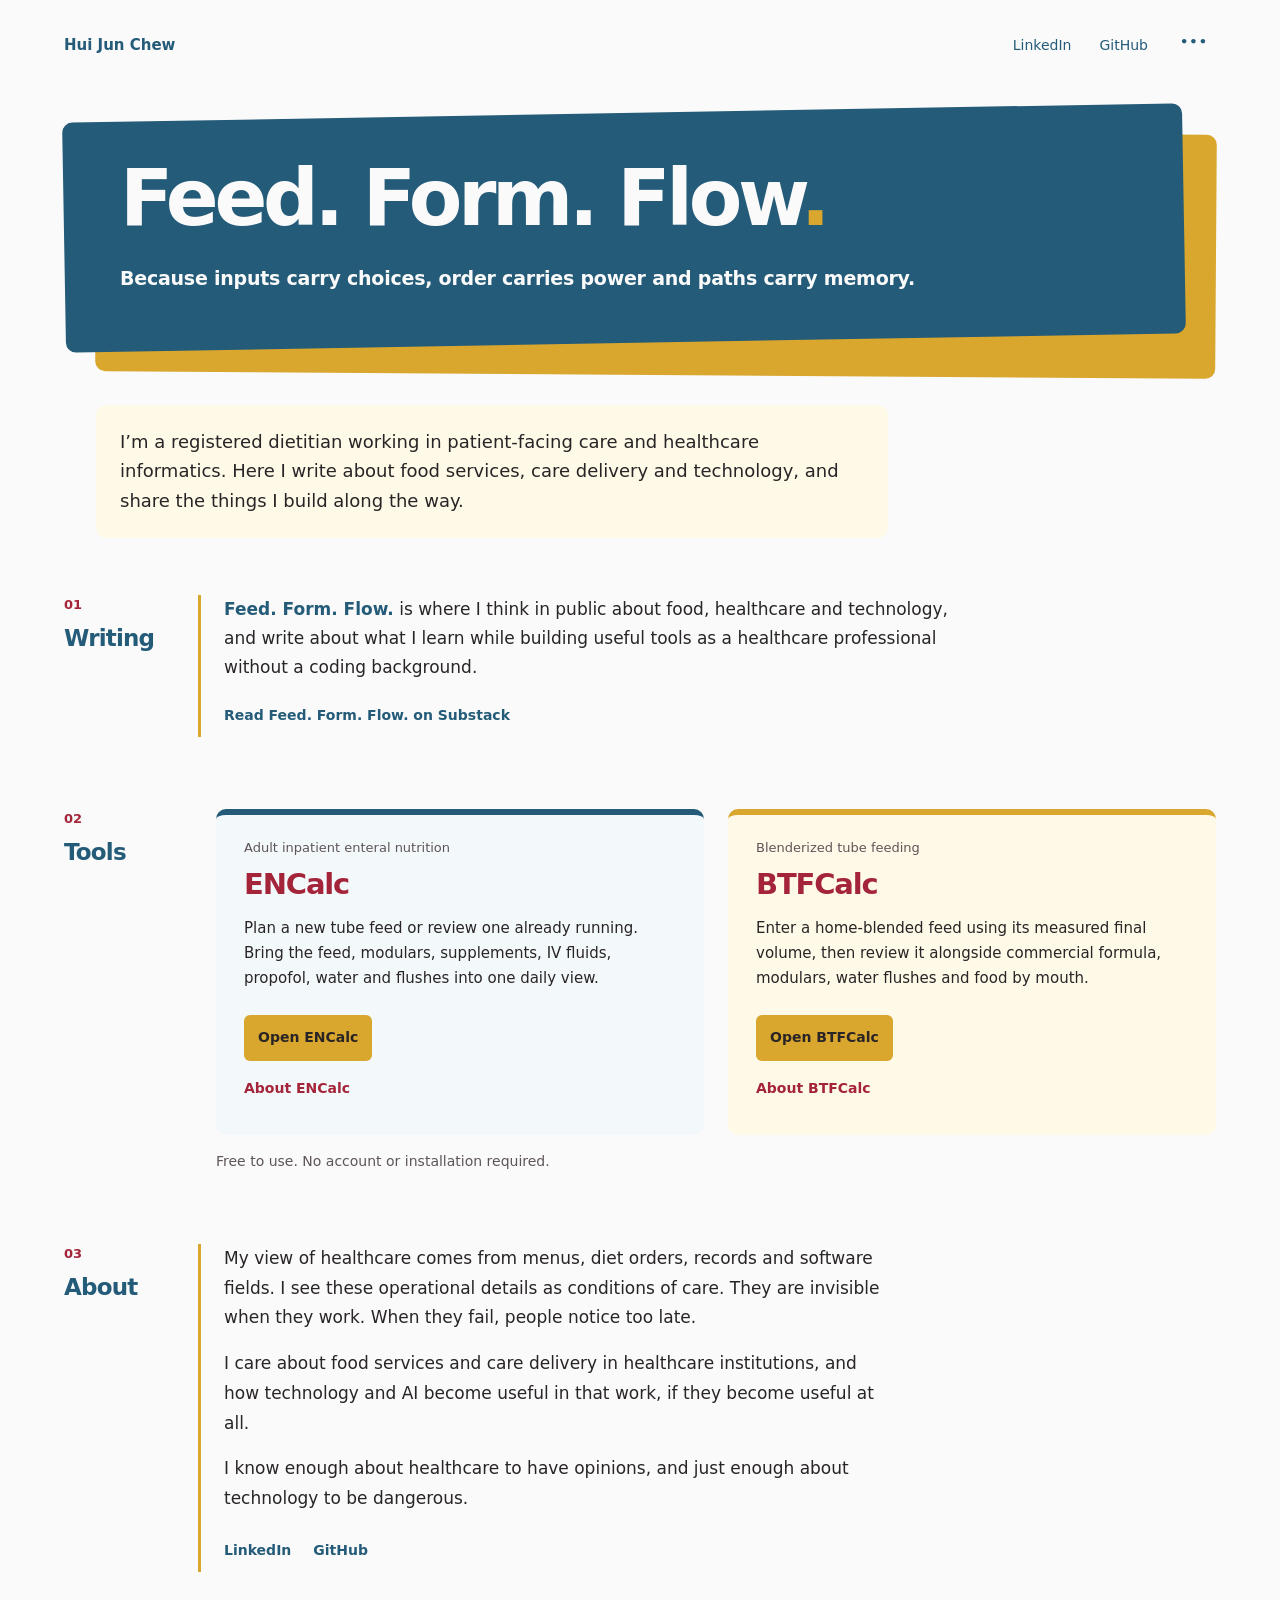
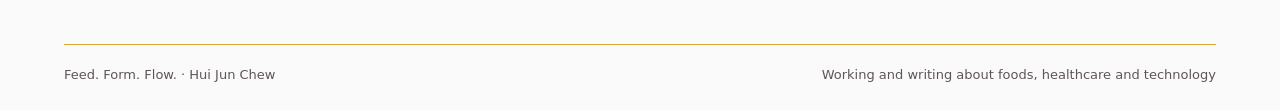
<file: docs/index.html>
<!doctype html>
<html lang="en">
<head>
<meta charset="utf-8">
<meta name="viewport" content="width=device-width, initial-scale=1, viewport-fit=cover">
<title>Feed. Form. Flow. | Writing and tools by Hui Jun Chew</title>
<meta name="description" content="Writing about food services, care delivery and technology, with practical tools by Hui Jun Chew, registered dietitian.">

<link rel="canonical" href="https://feedformflow.ca/">
<link rel="icon" href="favicon.svg" type="image/svg+xml">

<meta property="og:type" content="website">
<meta property="og:site_name" content="Feed. Form. Flow.">
<meta property="og:title" content="Feed. Form. Flow. | Writing and tools by Hui Jun Chew">
<meta property="og:description" content="Writing about food services, care delivery and technology, with practical tools by Hui Jun Chew, registered dietitian.">
<meta property="og:url" content="https://feedformflow.ca/">
<meta property="og:image" content="https://feedformflow.ca/card.png">
<meta property="og:image:width" content="1200">
<meta property="og:image:height" content="630">
<meta property="og:image:alt" content="Feed. Form. Flow. — enteral nutrition tools for dietitians: ENCalc and BTFCalc">
<meta name="twitter:card" content="summary_large_image">

<script type="application/ld+json">
{
  "@context": "https://schema.org",
  "@type": "WebSite",
  "name": "Feed. Form. Flow.",
  "url": "https://feedformflow.ca/",
  "inLanguage": "en-CA",
  "author": {
    "@type": "Person",
    "name": "Hui Jun Chew",
    "jobTitle": "Dietitian"
  },
  "description": "Writing about food services, care delivery and technology, with practical tools by Hui Jun Chew, registered dietitian."
}
</script>

<script src="theme.js"></script>
<link rel="stylesheet" href="theme.css">
<link rel="stylesheet" href="home.css">
</head>
<body id="fff-turned-surface">
  <a class="fff-skip" href="#fff-top">Skip to main content</a>
  <header class="fff-header fff-wrap">
    <a class="fff-owner" href="#fff-top">Hui Jun Chew</a>
    <div class="fff-header-actions">
      <nav aria-label="Social profiles"><a href="https://www.linkedin.com/in/hui-jun-gail-chew/" target="_blank" rel="noopener">LinkedIn</a><a href="https://github.com/greywhitebinary" target="_blank" rel="noopener">GitHub</a></nav>
      <div class="fff-theme-menu">
        <button class="fff-theme-trigger" type="button" aria-expanded="false" aria-controls="fff-theme-options" aria-label="Choose colour theme"><span aria-hidden="true">•••</span></button>
        <div class="fff-theme-control" id="fff-theme-options" role="group" aria-label="Colour theme" hidden>
          <button type="button" data-theme-choice="system" aria-pressed="false"><span class="fff-theme-icon" aria-hidden="true">◐</span><span>System</span></button>
          <button type="button" data-theme-choice="light" aria-pressed="false"><span class="fff-theme-icon" aria-hidden="true">☀</span><span>Light</span></button>
          <button type="button" data-theme-choice="dark" aria-pressed="false"><span class="fff-theme-icon" aria-hidden="true">☾</span><span>Dark</span></button>
        </div>
      </div>
    </div>
  </header>
  <main class="fff-wrap" id="fff-top" tabindex="-1">
    <section class="fff-opening" aria-labelledby="fff-title">
      <div class="fff-title-surface">
        <h1 id="fff-title">Feed. Form. Flow<span class="fff-period">.</span></h1>
        <p class="fff-tagline">Because inputs carry choices, order carries power and paths carry memory.</p>
      </div>
      <p class="fff-introduction">I’m a registered dietitian working in patient-facing care and healthcare informatics. Here I write about food services, care delivery and technology, and share the things I build along the way.</p>
    </section>
    <div class="fff-body">
    <section class="fff-section fff-writing" id="fff-writing" aria-labelledby="fff-writing-title">
      <div class="fff-section-heading"><p class="fff-section-number" aria-hidden="true">01</p><h2 id="fff-writing-title">Writing</h2></div>
      <div class="fff-section-content">
        <p class="fff-writing-intro"><a href="https://feedformflow.substack.com" target="_blank" rel="noopener">Feed. Form. Flow.</a> is where I think in public about food, healthcare and technology, and write about what I learn while building useful tools as a healthcare professional without a coding background.</p>
        <a class="fff-text-link fff-all-writing" href="https://feedformflow.substack.com" target="_blank" rel="noopener">Read Feed. Form. Flow. on Substack</a>
      </div>
    </section>
    <section class="fff-section fff-tools" id="fff-tools" aria-labelledby="fff-tools-title">
      <div class="fff-section-heading"><p class="fff-section-number" aria-hidden="true">02</p><h2 id="fff-tools-title">Tools</h2></div>
      <div class="fff-section-content">
        <div class="fff-tool-pair">
          <article class="fff-tool">
            <p class="fff-kind">Adult inpatient enteral nutrition</p>
            <h3>ENCalc</h3>
            <p>Plan a new tube feed or review one already running. Bring the feed, modulars, supplements, IV fluids, propofol, water and flushes into one daily view.</p>
            <div class="fff-tool-actions"><a class="fff-open" href="https://encalc.feedformflow.ca" target="_blank" rel="noopener">Open ENCalc</a><a class="fff-details" href="encalc/">About ENCalc</a></div>
          </article>
          <article class="fff-tool">
            <p class="fff-kind">Blenderized tube feeding</p>
            <h3>BTFCalc</h3>
            <p>Enter a home-blended feed using its measured final volume, then review it alongside commercial formula, modulars, water flushes and food by mouth.</p>
            <div class="fff-tool-actions"><a class="fff-open" href="https://btfcalc.feedformflow.ca" target="_blank" rel="noopener">Open BTFCalc</a><a class="fff-details" href="btfcalc/">About BTFCalc</a></div>
          </article>
        </div>
        <p class="fff-tools-note">Free to use. No account or installation required.</p>
      </div>
    </section>
    <section class="fff-section fff-about" id="fff-about" aria-labelledby="fff-about-title">
      <div class="fff-section-heading"><p class="fff-section-number" aria-hidden="true">03</p><h2 id="fff-about-title">About</h2></div>
      <div class="fff-section-content fff-about-copy">
        <p>My view of healthcare comes from menus, diet orders, records and software fields. I see these operational details as conditions of care. They are invisible when they work. When they fail, people notice too late.</p>
        <p>I care about food services and care delivery in healthcare institutions, and how technology and AI become useful in that work, if they become useful at all.</p>
        <p class="fff-aside">I know enough about healthcare to have opinions, and just enough about technology to be dangerous.</p>
        <a class="fff-text-link" href="https://www.linkedin.com/in/hui-jun-gail-chew/" target="_blank" rel="noopener">LinkedIn</a><a class="fff-text-link" href="https://github.com/greywhitebinary" target="_blank" rel="noopener">GitHub</a>
      </div>
    </section>
    </div>
  </main>
  <footer class="fff-wrap"><span>Feed. Form. Flow. · Hui Jun Chew</span><span>Working and writing about foods, healthcare and technology</span></footer>
</body>
</html>
</file>
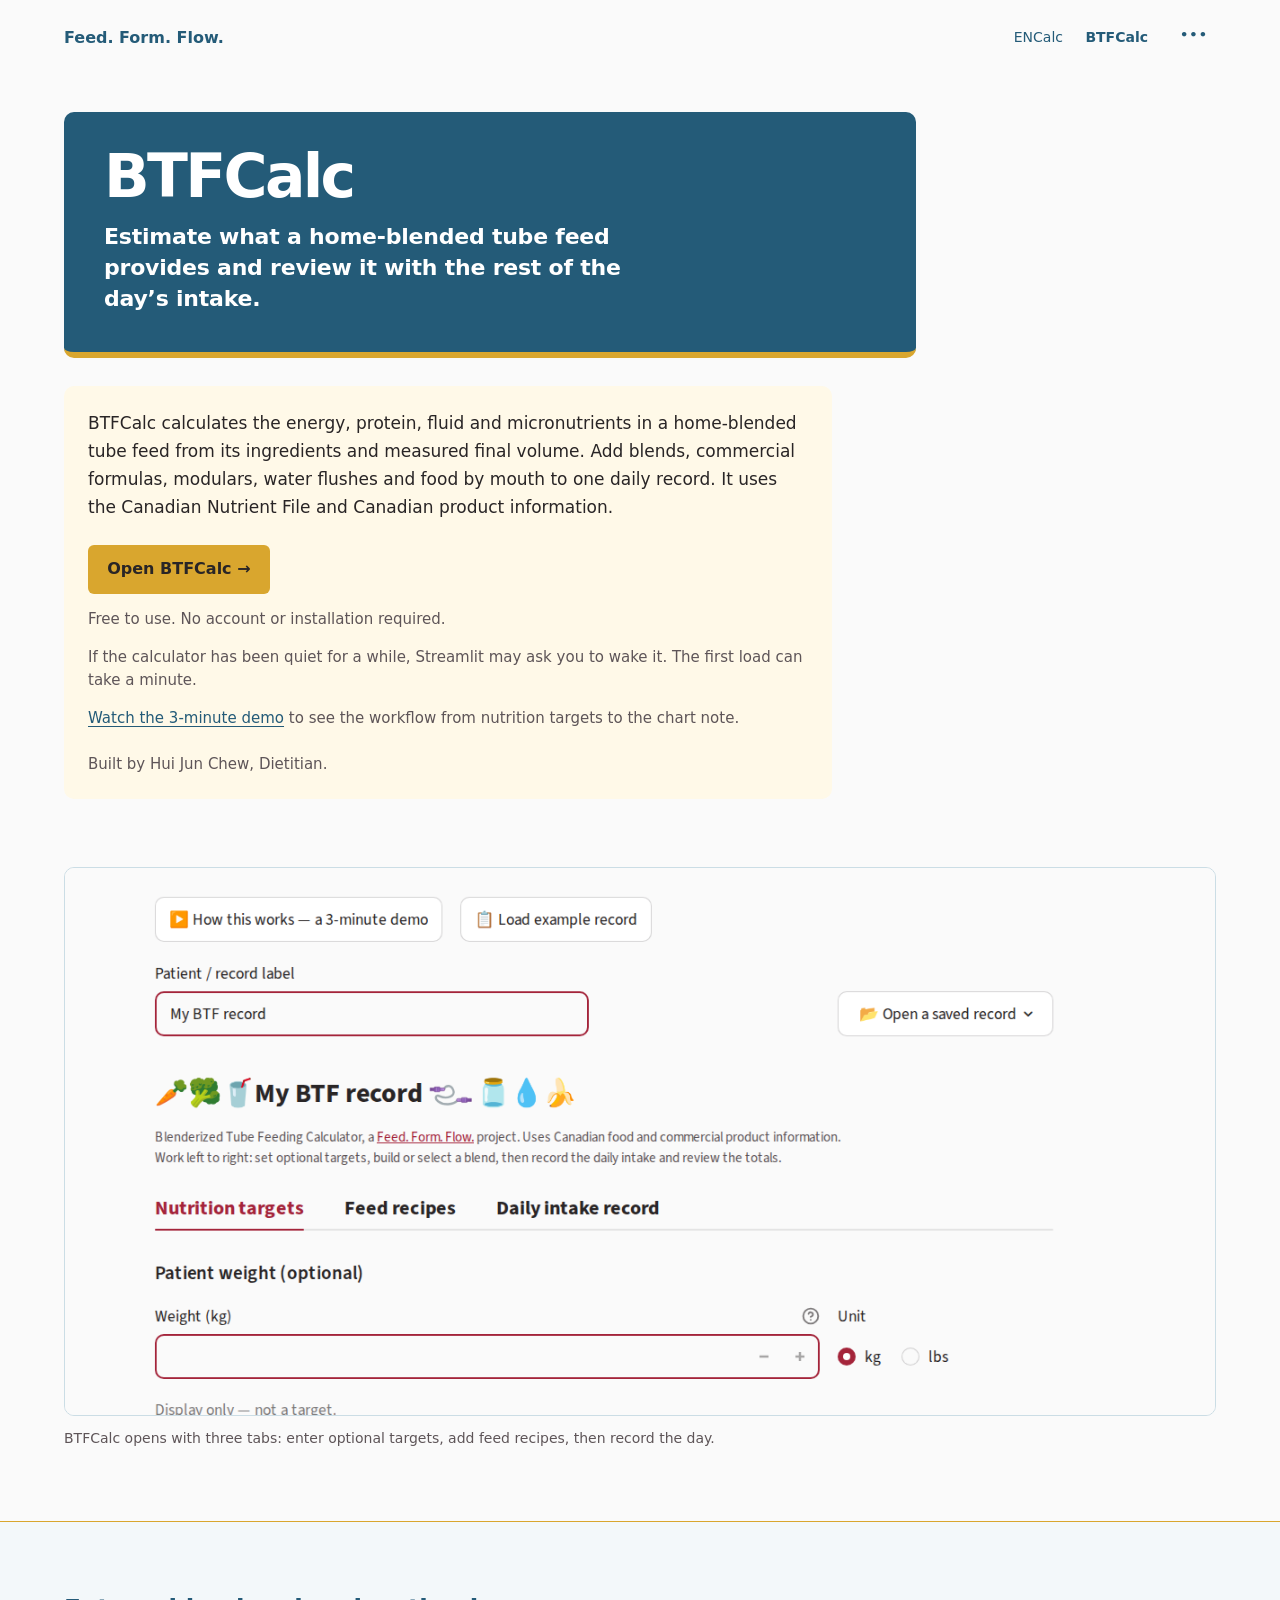
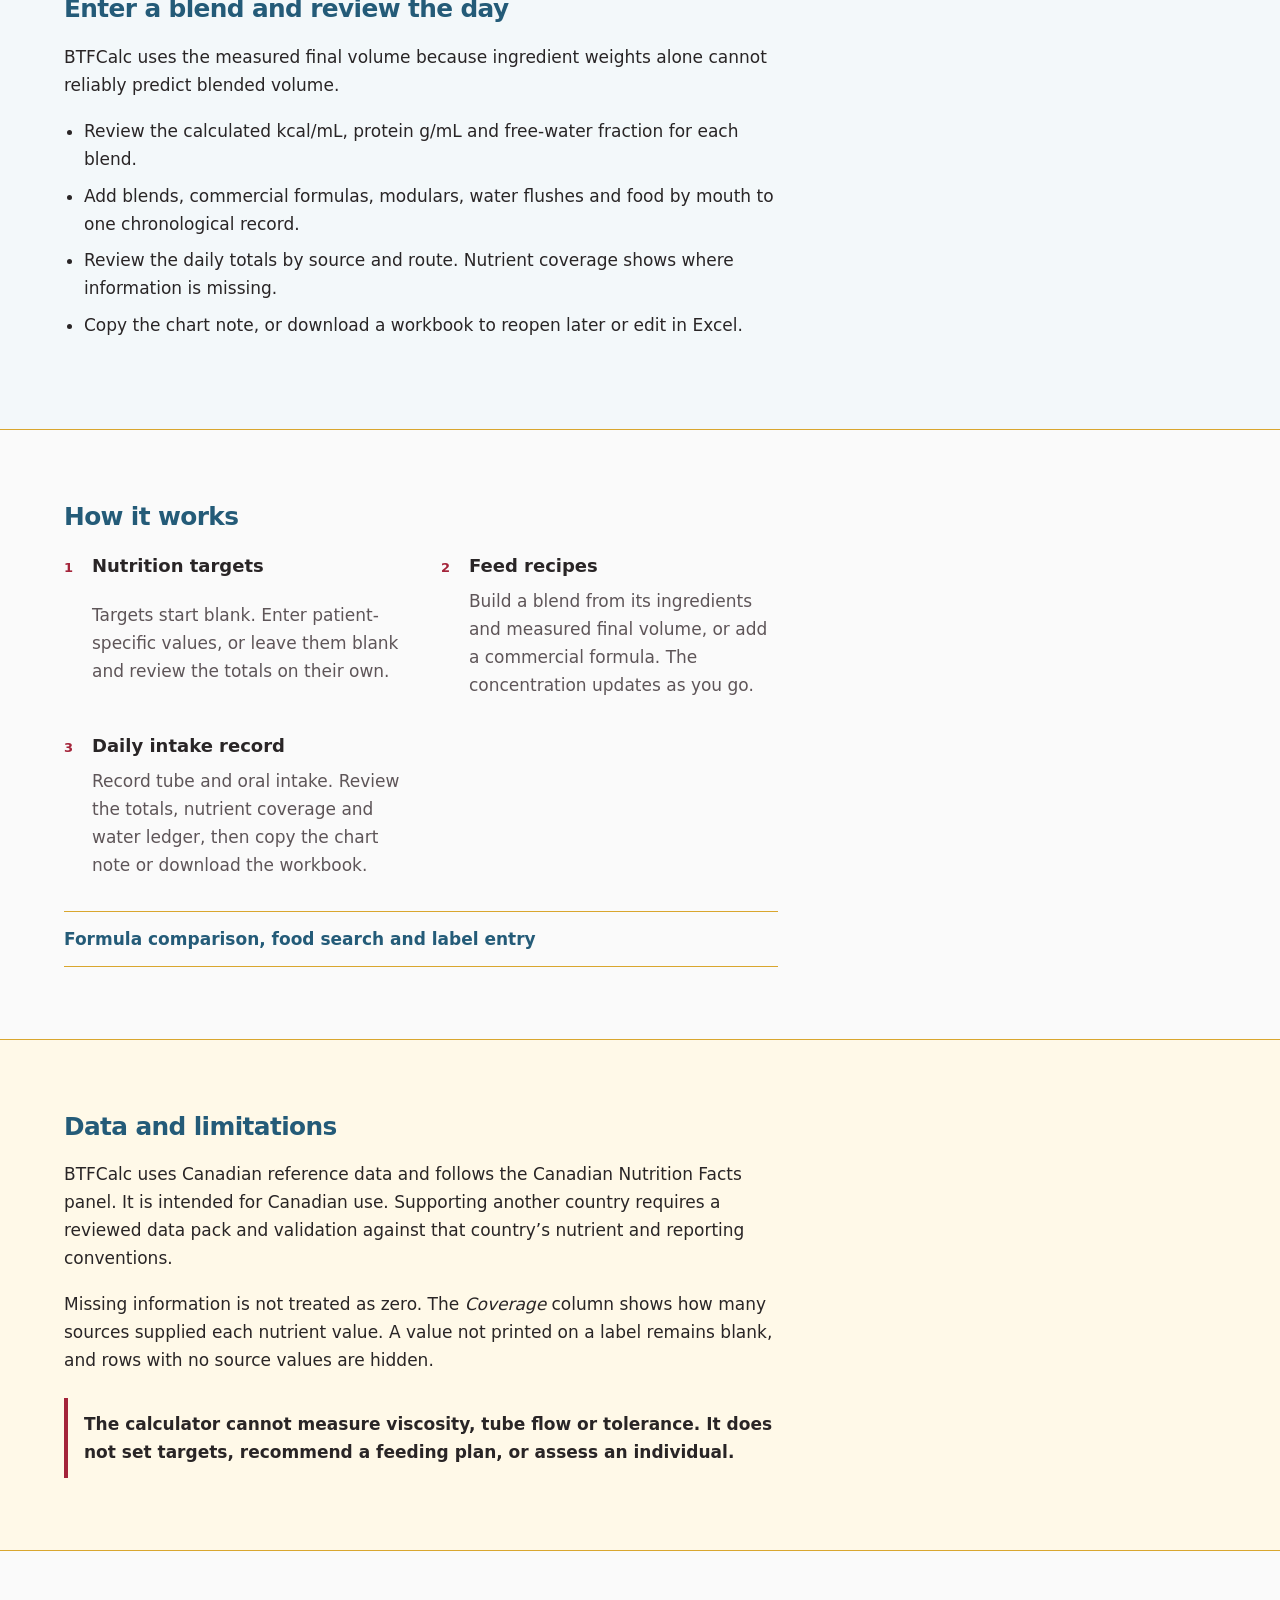
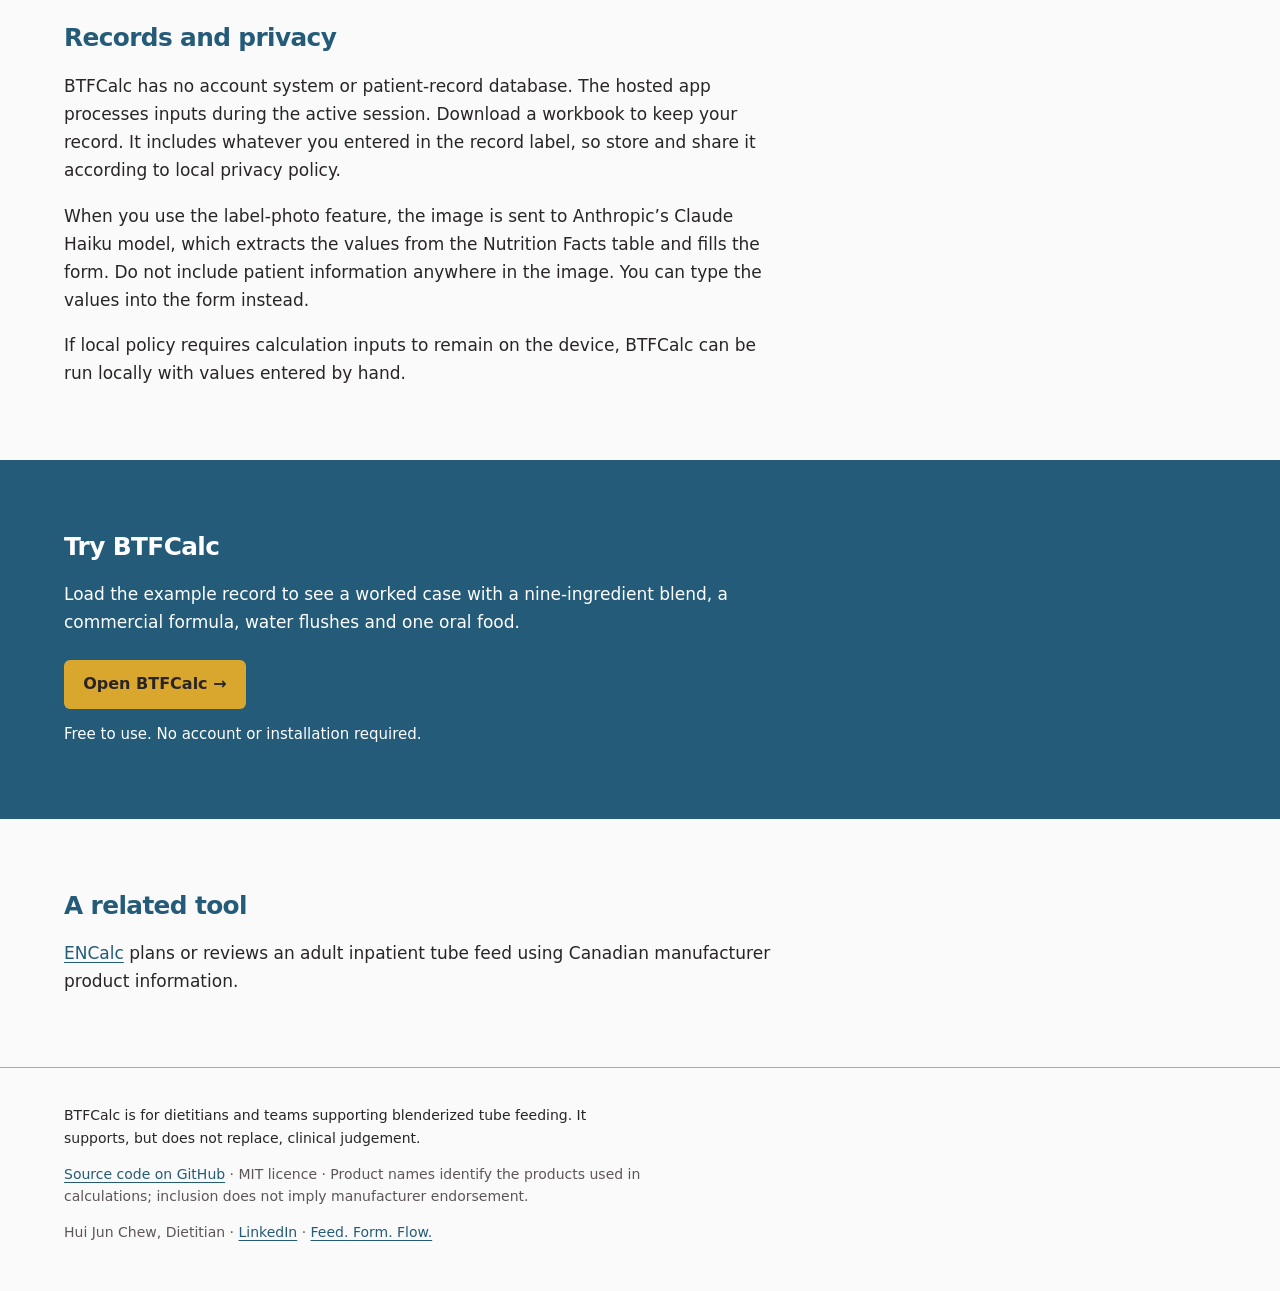
<file: docs/btfcalc/index.html>
<!doctype html>
<html lang="en">
<head>
<meta charset="utf-8">
<meta name="viewport" content="width=device-width, initial-scale=1, viewport-fit=cover">
<title>BTFCalc | Blenderized Tube Feeding Calculator</title>
<meta name="description" content="BTFCalc helps dietitians calculate a home-blended tube feed and review it with the rest of the day's intake. Free, with no account required.">

<link rel="canonical" href="https://feedformflow.ca/btfcalc/">
<link rel="icon" href="../favicon.svg" type="image/svg+xml">

<meta property="og:type" content="website">
<meta property="og:site_name" content="Feed. Form. Flow.">
<meta property="og:title" content="BTFCalc | Blenderized Tube Feeding Calculator">
<meta property="og:description" content="BTFCalc helps dietitians calculate a home-blended tube feed and review it with the rest of the day's intake. Free, with no account required.">
<meta property="og:url" content="https://feedformflow.ca/btfcalc/">
<meta property="og:image" content="https://feedformflow.ca/btfcalc/card.png">
<meta property="og:image:width" content="1200">
<meta property="og:image:height" content="630">
<meta property="og:image:alt" content="BTFCalc blenderized tube feeding calculator">
<meta name="twitter:card" content="summary_large_image">

<script type="application/ld+json">
{
  "@context": "https://schema.org",
  "@type": "SoftwareApplication",
  "name": "BTFCalc",
  "alternateName": "Blenderized Tube Feeding Calculator",
  "applicationCategory": "HealthApplication",
  "operatingSystem": "Any modern web browser",
  "url": "https://feedformflow.ca/btfcalc/",
  "installUrl": "https://btfcalc.feedformflow.ca",
  "isAccessibleForFree": true,
  "license": "https://opensource.org/licenses/MIT",
  "inLanguage": "en-CA",
  "author": {
    "@type": "Person",
    "name": "Hui Jun Chew",
    "jobTitle": "Dietitian"
  },
  "description": "BTFCalc helps dietitians calculate the energy, protein, fluid and micronutrients in a home-blended tube feed from its ingredients and measured final volume, then review it with the rest of the day's intake."
}
</script>

<script src="../theme.js"></script>
<link rel="stylesheet" href="../theme.css">
<link rel="stylesheet" href="../site.css">
</head>
<body>

<a class="skip" href="#main">Skip to main content</a>

<header class="masthead">
  <div class="wide">
    <a class="wordmark" href="../">Feed. Form. Flow.</a>
    <div class="product-header-actions">
      <nav aria-label="Main">
        <a href="../encalc/">ENCalc</a>
        <a href="./" aria-current="page">BTFCalc</a>
      </nav>
      <div class="fff-theme-menu">
        <button class="fff-theme-trigger" type="button" aria-expanded="false" aria-controls="fff-theme-options" aria-label="Choose colour theme"><span aria-hidden="true">•••</span></button>
        <div class="fff-theme-control" id="fff-theme-options" role="group" aria-label="Colour theme" hidden>
          <button type="button" data-theme-choice="system" aria-pressed="false"><span class="fff-theme-icon" aria-hidden="true">◐</span><span>System</span></button>
          <button type="button" data-theme-choice="light" aria-pressed="false"><span class="fff-theme-icon" aria-hidden="true">☀</span><span>Light</span></button>
          <button type="button" data-theme-choice="dark" aria-pressed="false"><span class="fff-theme-icon" aria-hidden="true">☾</span><span>Dark</span></button>
        </div>
      </div>
    </div>
  </div>
</header>

<main id="main">

  <div class="hero">
    <div class="hero-frame wide">
      <div class="product-title-surface">
        <h1>BTFCalc</h1>
        <p class="standfirst">Estimate what a home-blended tube feed provides and
          review it with the rest of the day’s intake.</p>
      </div>
      <div class="product-introduction">

      <p class="intro">BTFCalc calculates the energy, protein, fluid and
        micronutrients in a home-blended tube feed from its ingredients and
        measured final volume. Add blends, commercial formulas, modulars, water
        flushes and food by mouth to one daily record. It uses the Canadian
        Nutrient File and Canadian product information.</p>

      <div class="actions">
        <a class="cta" href="https://btfcalc.feedformflow.ca">Open BTFCalc →</a>
      </div>

      <p class="note">Free to use. No account or installation required.</p>

      <p class="note">If the calculator has been quiet for a while, Streamlit
        may ask you to wake it. The first load can take a minute.</p>

      <p class="note"><a href="https://vimeo.com/1216832087">Watch the 3-minute
        demo</a> to see the workflow from nutrition targets to the chart note.</p>

      <p class="byline">Built by Hui Jun Chew, Dietitian.</p>
      </div>
    </div>
  </div>

  <div class="media">
    <div class="shot">
      <figure>
        <img class="shot-light" src="screenshot-landing.png" width="1280" height="608"
             alt="The blank BTFCalc opening screen, with an optional patient weight field and tabs for Nutrition targets, Feed recipes and Daily intake record.">
        <img class="shot-dark" src="screenshot-landing-dark.png" width="1280" height="608" loading="lazy"
             alt="The blank BTFCalc opening screen, with an optional patient weight field and tabs for Nutrition targets, Feed recipes and Daily intake record.">
        <figcaption>BTFCalc opens with three tabs: enter optional targets, add
          feed recipes, then record the day.</figcaption>
      </figure>
    </div>
  </div>

  <section class="band">
    <div class="copy">
      <h2>Enter a blend and review the day</h2>

      <p>BTFCalc uses the measured final volume because ingredient weights alone
        cannot reliably predict blended volume.</p>

      <ul>
        <li>Review the calculated kcal/mL, protein g/mL and free-water fraction
          for each blend.</li>
        <li>Add blends, commercial formulas, modulars, water flushes and food by
          mouth to one chronological record.</li>
        <li>Review the daily totals by source and route. Nutrient coverage shows
          where information is missing.</li>
        <li>Copy the chart note, or download a workbook to reopen later or edit
          in Excel.</li>
      </ul>

    </div>
  </section>

  <section>
    <div class="copy">
      <h2>How it works</h2>

      <ol class="steps">
        <li>
          <span class="num">1</span>
          <h3>Nutrition targets</h3>
          <p>Targets start blank. Enter patient-specific values, or leave them
            blank and review the totals on their own.</p>
        </li>
        <li>
          <span class="num">2</span>
          <h3>Feed recipes</h3>
          <p>Build a blend from its ingredients and measured final volume, or
            add a commercial formula. The concentration updates as you go.</p>
        </li>
        <li>
          <span class="num">3</span>
          <h3>Daily intake record</h3>
          <p>Record tube and oral intake. Review the totals, nutrient coverage
            and water ledger, then copy the chart note or download the
            workbook.</p>
        </li>
      </ol>

      <details>
        <summary>Formula comparison, food search and label entry</summary>
        <div class="details-body">
          <ul>
            <li>Compare a blend against 51 adult Canadian tube-feeding formulas
              at a daily volume you choose.</li>
            <li>Search the Canadian Nutrient File with flexible word order and
              spelling. BTFCalc returns matches but does not select a food.</li>
            <li>Record modular powders in grams and liquids in millilitres, with
              the route for each. Water used to mix a powder is entered
              separately.</li>
            <li>When the label-photo feature is available, upload a photo of the
              product’s Nutrition Facts table instead of typing the values. The
              form is filled automatically. Check the extracted values against
              the original table before continuing.</li>
          </ul>
        </div>
      </details>
    </div>
  </section>

  <section class="band yellow-band">
    <div class="copy">
      <h2>Data and limitations</h2>

      <p>BTFCalc uses Canadian reference data and follows the Canadian Nutrition
        Facts panel. It is intended for Canadian use. Supporting another country
        requires a reviewed data pack and validation against that country’s
        nutrient and reporting conventions.</p>

      <p>Missing information is not treated as zero. The <em>Coverage</em> column
        shows how many sources supplied each nutrient value. A value not printed
        on a label remains blank, and rows with no source values are hidden.</p>

      <div class="caution">
        <p><strong>The calculator cannot measure viscosity, tube flow or
          tolerance. It does not set targets, recommend a feeding plan, or assess
          an individual.</strong></p>
      </div>
    </div>
  </section>

  <section>
    <div class="copy">
      <h2>Records and privacy</h2>

      <p>BTFCalc has no account system or patient-record database. The hosted app
        processes inputs during the active session. Download a workbook to keep
        your record. It includes whatever you entered in the record label, so
        store and share it according to local privacy policy.</p>

      <p>When you use the label-photo feature, the image is sent to Anthropic’s
        Claude Haiku model, which extracts the values from the Nutrition Facts
        table and fills the form. Do not include patient information anywhere in
        the image. You can type the values into the form instead.</p>

      <p>If local policy requires calculation inputs to remain on the device,
        BTFCalc can be run locally with values entered by hand.</p>

    </div>
  </section>

  <section class="band final">
    <div class="copy">
      <h2>Try BTFCalc</h2>

      <p>Load the example record to see a worked case with a nine-ingredient
        blend, a commercial formula, water flushes and one oral food.</p>

      <div class="actions">
        <a class="cta" href="https://btfcalc.feedformflow.ca">Open BTFCalc →</a>
      </div>

      <p class="note">Free to use. No account or installation required.</p>
    </div>
  </section>

  <section>
    <div class="copy">
      <h2>A related tool</h2>
      <p><a href="../encalc/">ENCalc</a> plans or reviews an adult inpatient tube
        feed using Canadian manufacturer product information.</p>
    </div>
  </section>

</main>

<footer>
  <div class="wide">
    <p class="scope">BTFCalc is for dietitians and teams supporting blenderized
      tube feeding. It supports, but does not replace, clinical judgement.</p>
    <p><a href="https://github.com/greywhitebinary/blenderized-tubefeed-calculator">Source
      code on GitHub</a> · MIT licence · Product names identify the products used
      in calculations; inclusion does not imply manufacturer endorsement.</p>
    <p>Hui Jun Chew, Dietitian ·
      <a href="https://www.linkedin.com/in/hui-jun-gail-chew/">LinkedIn</a> ·
      <a href="https://feedformflow.substack.com">Feed. Form. Flow.</a></p>
  </div>
</footer>

</body>
</html>
</file>
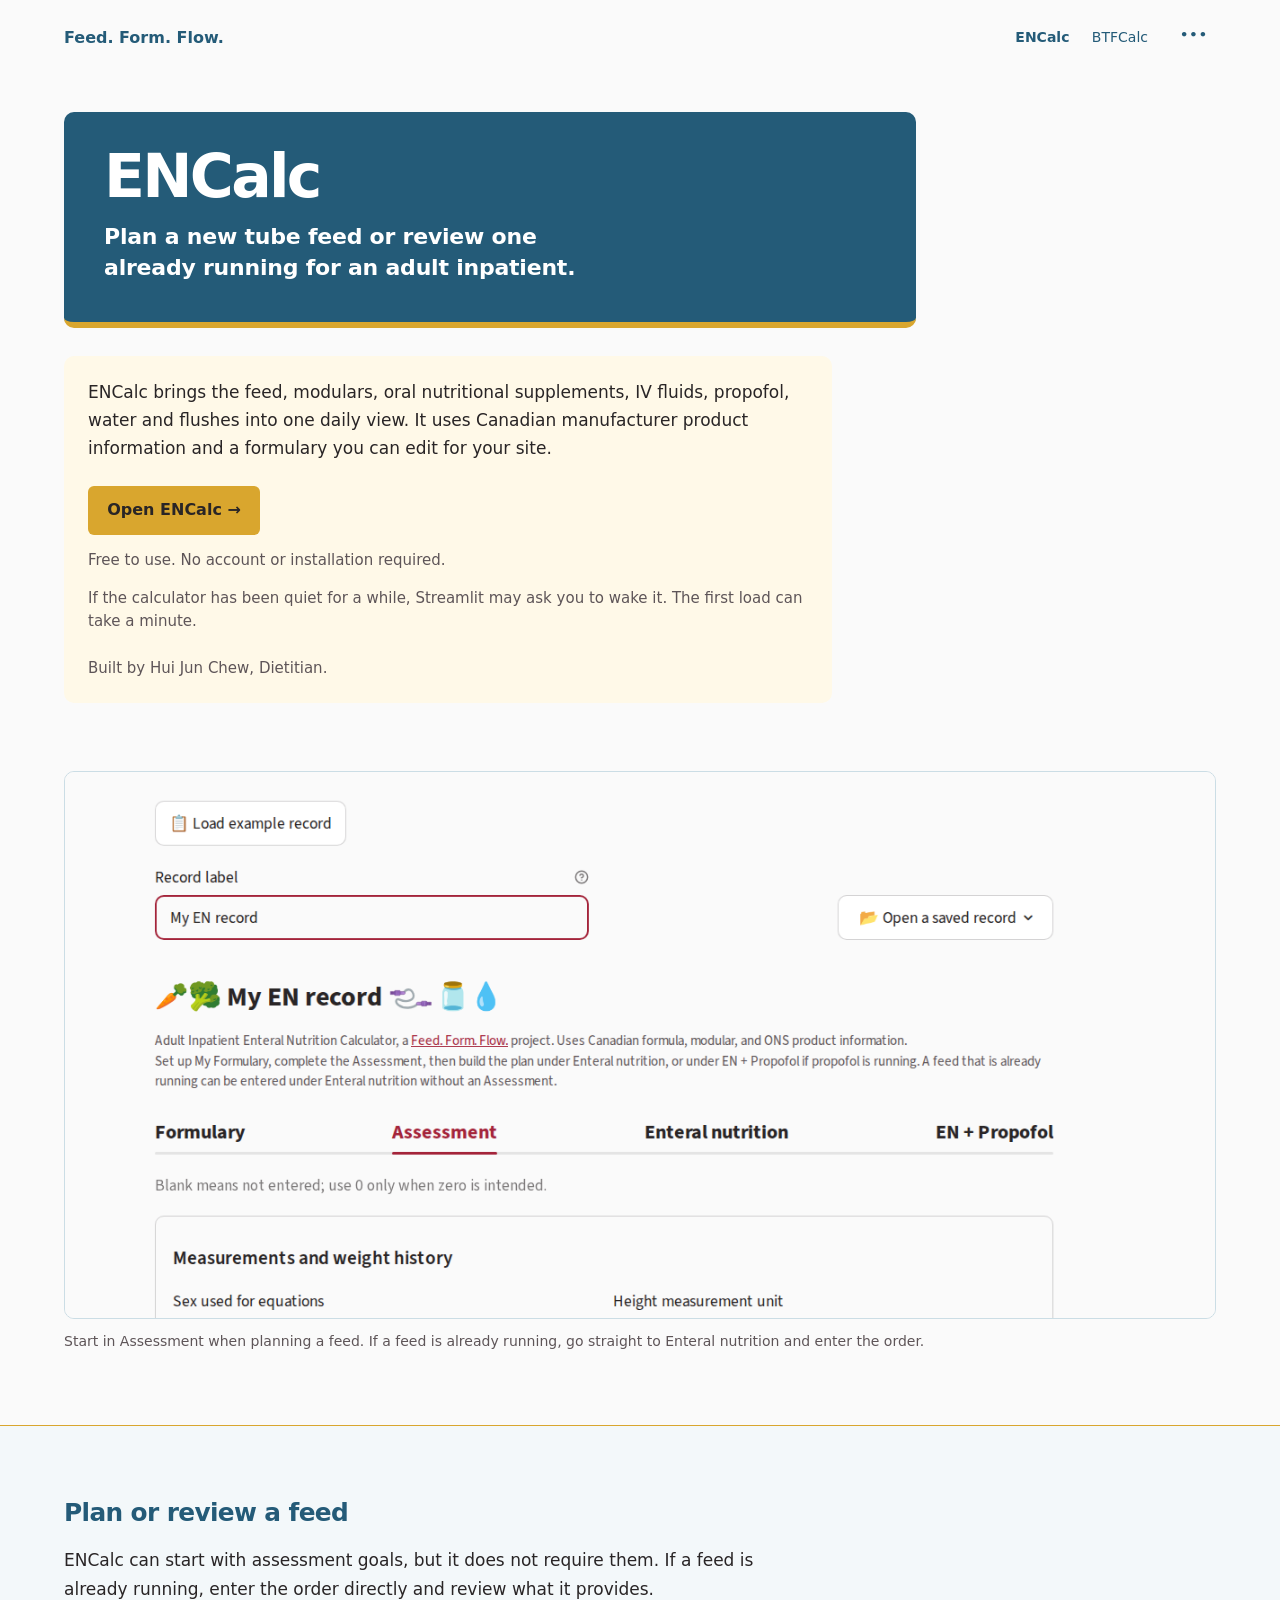
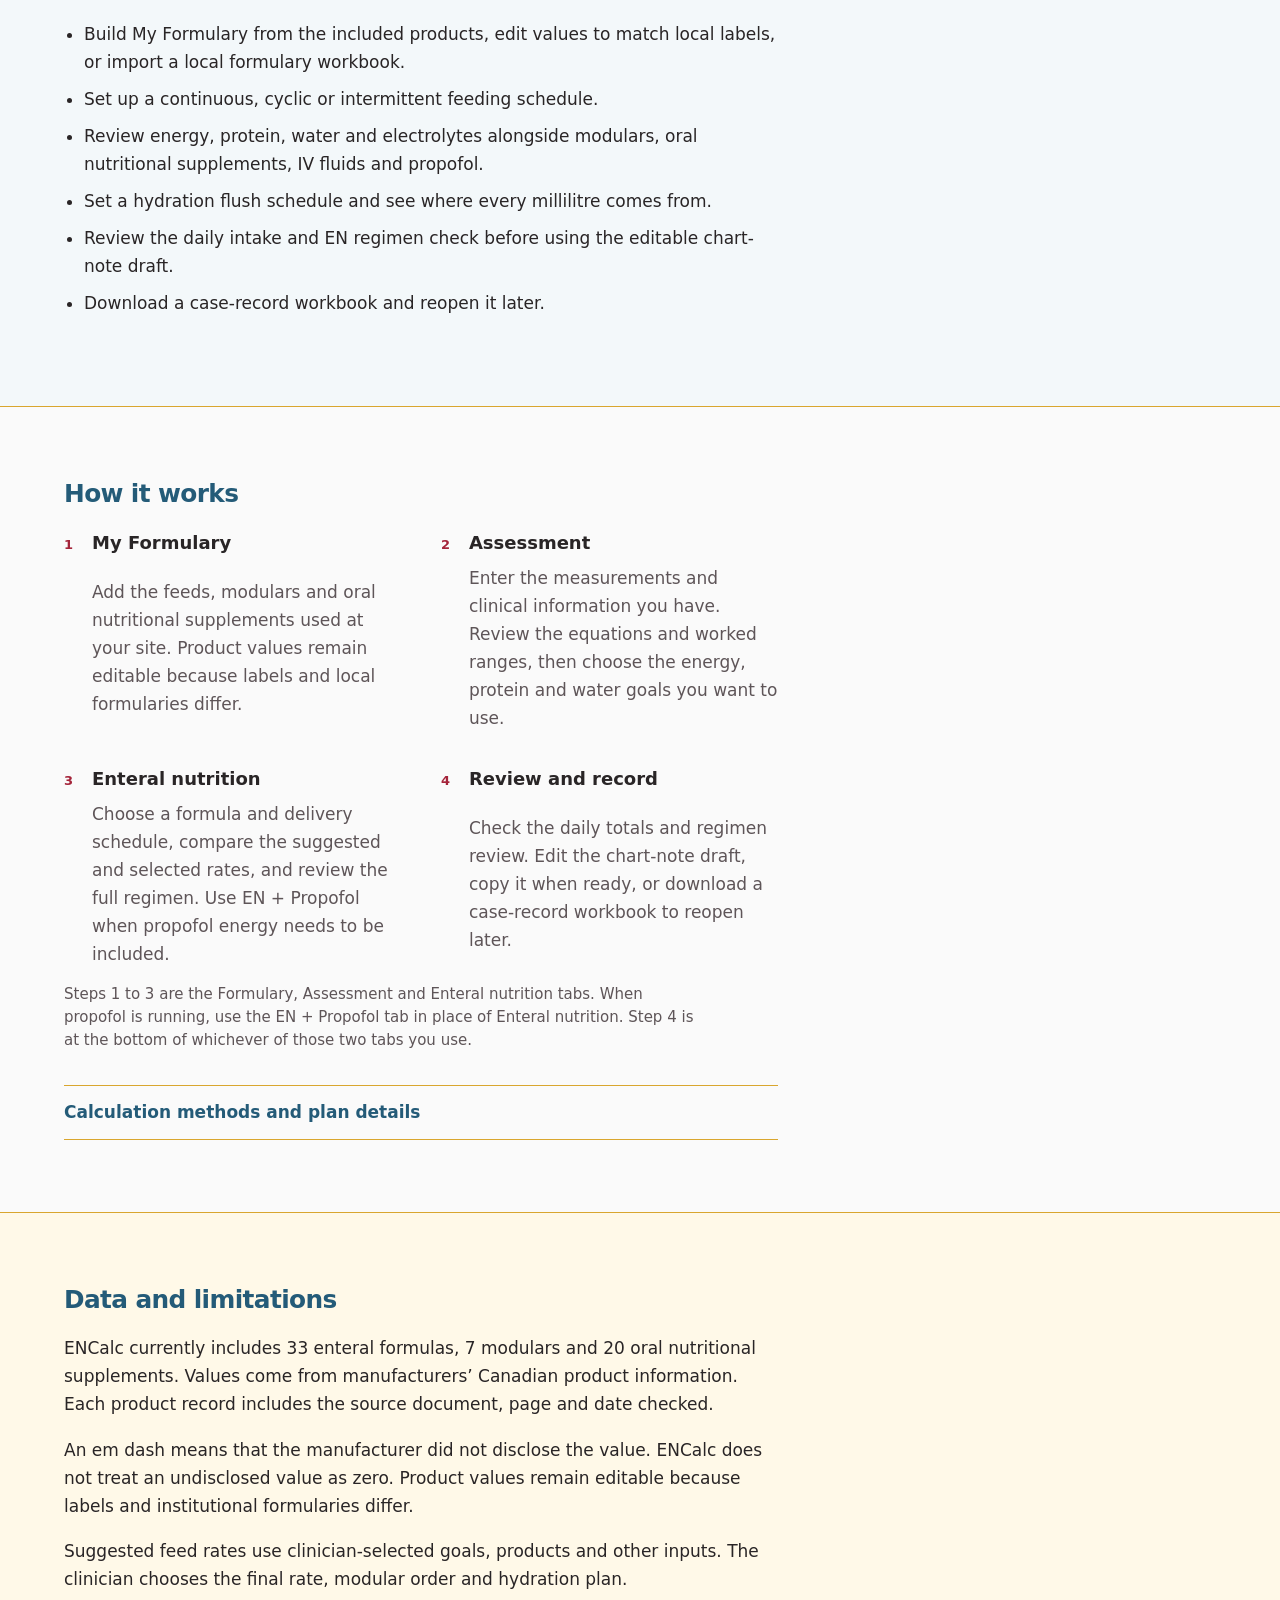
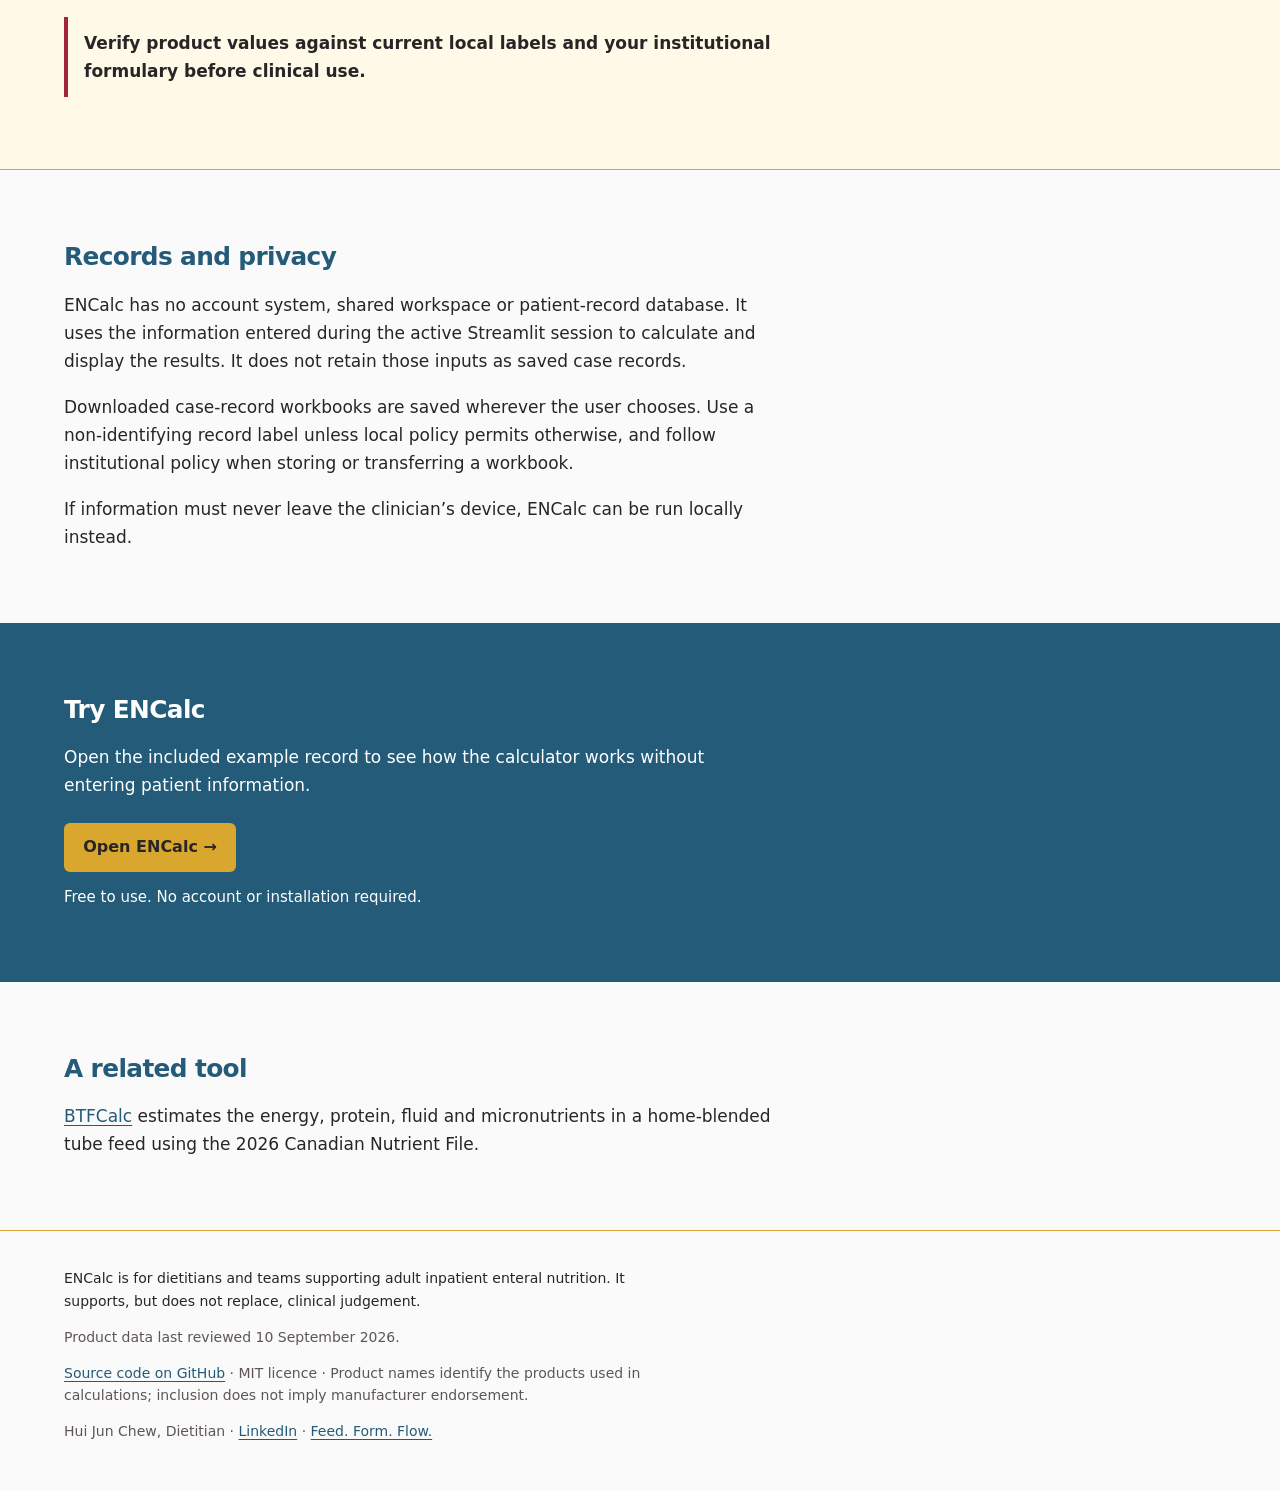
<file: docs/encalc/index.html>
<!doctype html>
<html lang="en">
<head>
<meta charset="utf-8">
<meta name="viewport" content="width=device-width, initial-scale=1, viewport-fit=cover">
<title>ENCalc | Adult Inpatient Enteral Nutrition Calculator</title>
<meta name="description" content="ENCalc helps dietitians plan or review adult inpatient tube feeding using Canadian product information. Free, with no account required.">

<link rel="canonical" href="https://feedformflow.ca/encalc/">
<link rel="icon" href="../favicon.svg" type="image/svg+xml">

<meta property="og:type" content="website">
<meta property="og:site_name" content="Feed. Form. Flow.">
<meta property="og:title" content="ENCalc | Adult Inpatient Enteral Nutrition Calculator">
<meta property="og:description" content="ENCalc helps dietitians plan or review adult inpatient tube feeding using Canadian product information. Free, with no account required.">
<meta property="og:url" content="https://feedformflow.ca/encalc/">
<meta property="og:image" content="https://feedformflow.ca/encalc/card.png">
<meta property="og:image:width" content="1200">
<meta property="og:image:height" content="630">
<meta property="og:image:alt" content="ENCalc adult inpatient enteral nutrition calculator">
<meta name="twitter:card" content="summary_large_image">

<script type="application/ld+json">
{
  "@context": "https://schema.org",
  "@type": "SoftwareApplication",
  "name": "ENCalc",
  "alternateName": "Adult Inpatient Enteral Nutrition Calculator",
  "applicationCategory": "HealthApplication",
  "operatingSystem": "Any modern web browser",
  "url": "https://feedformflow.ca/encalc/",
  "installUrl": "https://encalc.feedformflow.ca",
  "isAccessibleForFree": true,
  "license": "https://opensource.org/licenses/MIT",
  "inLanguage": "en-CA",
  "author": {
    "@type": "Person",
    "name": "Hui Jun Chew",
    "jobTitle": "Dietitian"
  },
  "description": "ENCalc helps dietitians plan a new tube feed or review one already running for an adult inpatient, bringing the feed, modulars, oral nutritional supplements, IV fluids, propofol, water and flushes into one daily view."
}
</script>

<script src="../theme.js"></script>
<link rel="stylesheet" href="../theme.css">
<link rel="stylesheet" href="../site.css">
</head>
<body>

<a class="skip" href="#main">Skip to main content</a>

<header class="masthead">
  <div class="wide">
    <a class="wordmark" href="../">Feed. Form. Flow.</a>
    <div class="product-header-actions">
      <nav aria-label="Main">
        <a href="./" aria-current="page">ENCalc</a>
        <a href="../btfcalc/">BTFCalc</a>
      </nav>
      <div class="fff-theme-menu">
        <button class="fff-theme-trigger" type="button" aria-expanded="false" aria-controls="fff-theme-options" aria-label="Choose colour theme"><span aria-hidden="true">•••</span></button>
        <div class="fff-theme-control" id="fff-theme-options" role="group" aria-label="Colour theme" hidden>
          <button type="button" data-theme-choice="system" aria-pressed="false"><span class="fff-theme-icon" aria-hidden="true">◐</span><span>System</span></button>
          <button type="button" data-theme-choice="light" aria-pressed="false"><span class="fff-theme-icon" aria-hidden="true">☀</span><span>Light</span></button>
          <button type="button" data-theme-choice="dark" aria-pressed="false"><span class="fff-theme-icon" aria-hidden="true">☾</span><span>Dark</span></button>
        </div>
      </div>
    </div>
  </div>
</header>

<main id="main">

  <div class="hero">
    <div class="hero-frame wide">
      <div class="product-title-surface">
        <h1>ENCalc</h1>
        <p class="standfirst">Plan a new tube feed or review one already running for an adult inpatient.</p>
      </div>
      <div class="product-introduction">
      <p class="intro">ENCalc brings the feed, modulars, oral nutritional
        supplements, IV fluids, propofol, water and flushes into one daily
        view. It uses Canadian manufacturer product information and a
        formulary you can edit for your site.</p>

      <div class="actions">
        <a class="cta" href="https://encalc.feedformflow.ca">Open ENCalc →</a>
      </div>

      <p class="note">Free to use. No account or installation required.</p>

      <p class="note">If the calculator has been quiet for a while, Streamlit
        may ask you to wake it. The first load can take a minute.</p>

      <p class="byline">Built by Hui Jun Chew, Dietitian.</p>
      </div>
    </div>
  </div>

  <div class="media">
    <div class="shot">
      <figure>
        <img class="shot-light" src="screenshot-assessment.png" width="1280" height="608"
             alt="The blank ENCalc Assessment tab, with fields for a record label, measurements and weight history, and tabs for Formulary, Assessment, Enteral nutrition and EN plus Propofol.">
        <img class="shot-dark" src="screenshot-assessment-dark.png" width="1280" height="608" loading="lazy"
             alt="The blank ENCalc Assessment tab, with fields for a record label, measurements and weight history, and tabs for Formulary, Assessment, Enteral nutrition and EN plus Propofol.">
        <figcaption>Start in Assessment when planning a feed. If a feed is
          already running, go straight to Enteral nutrition and enter the
          order.</figcaption>
      </figure>
    </div>
  </div>

  <section class="band">
    <div class="copy">
      <h2>Plan or review a feed</h2>

      <p>ENCalc can start with assessment goals, but it does not require them.
        If a feed is already running, enter the order directly and review what
        it provides.</p>

      <ul>
        <li>Build My Formulary from the included products, edit values to match
          local labels, or import a local formulary workbook.</li>
        <li>Set up a continuous, cyclic or intermittent feeding schedule.</li>
        <li>Review energy, protein, water and electrolytes alongside modulars,
          oral nutritional supplements, IV fluids and propofol.</li>
        <li>Set a hydration flush schedule and see where every millilitre comes
          from.</li>
        <li>Review the daily intake and EN regimen check before using the
          editable chart-note draft.</li>
        <li>Download a case-record workbook and reopen it later.</li>
      </ul>

    </div>
  </section>

  <section>
    <div class="copy">
      <h2>How it works</h2>

      <ol class="steps">
        <li>
          <span class="num">1</span>
          <h3>My Formulary</h3>
          <p>Add the feeds, modulars and oral nutritional supplements used at
            your site. Product values remain editable because labels and local
            formularies differ.</p>
        </li>
        <li>
          <span class="num">2</span>
          <h3>Assessment</h3>
          <p>Enter the measurements and clinical information you have. Review the
            equations and worked ranges, then choose the energy, protein and
            water goals you want to use.</p>
        </li>
        <li>
          <span class="num">3</span>
          <h3>Enteral nutrition</h3>
          <p>Choose a formula and delivery schedule, compare the suggested and
            selected rates, and review the full regimen. Use EN + Propofol when
            propofol energy needs to be included.</p>
        </li>
        <li>
          <span class="num">4</span>
          <h3>Review and record</h3>
          <p>Check the daily totals and regimen review. Edit the chart-note
            draft, copy it when ready, or download a case-record workbook to
            reopen later.</p>
        </li>
      </ol>

      <p class="note">Steps 1 to 3 are the Formulary, Assessment and Enteral
        nutrition tabs. When propofol is running, use the EN + Propofol tab in
        place of Enteral nutrition. Step 4 is at the bottom of whichever of
        those two tabs you use.</p>

      <details>
        <summary>Calculation methods and plan details</summary>
        <div class="details-body">

          <h3>Assessment</h3>
          <ul>
            <li>Weight-based energy ranges, Mifflin–St Jeor, Harris–Benedict,
              Penn State 2003b and Modified Penn State 2010 are shown side by
              side when relevant.</li>
            <li>Available weight bases include current weight, Hamwi ideal body
              weight in SI units, the Devine medication-dosing reference weight,
              adjusted body weight with an editable factor, and a dry weight
              entered by the clinician.</li>
            <li>The equations and worked ranges remain visible before the
              clinician selects the goals to use.</li>
          </ul>

          <h3>Enteral plan</h3>
          <ul>
            <li>Compare formulas from My Formulary at a selected volume.</li>
            <li>Calculate continuous, cyclic and intermittent feeding
              schedules.</li>
            <li>Review formula free water, hydration flushes and a ledger
              showing where each volume came from.</li>
            <li>Include modulars and oral nutritional supplements in the daily
              totals.</li>
            <li>Account for propofol using one rate or rates that change through
              the day.</li>
          </ul>

          <h3>Record</h3>
          <ul>
            <li>Review a daily intake table and EN regimen check.</li>
            <li>Edit and copy an ADIME chart-note draft.</li>
            <li>Download a case-record workbook containing the assessment, plan
              inputs and formulary snapshot.</li>
          </ul>

        </div>
      </details>
    </div>
  </section>

  <section class="band yellow-band">
    <div class="copy">
      <h2>Data and limitations</h2>

      <p>ENCalc currently includes 33 enteral formulas, 7 modulars and 20 oral
        nutritional supplements. Values come from manufacturers’ Canadian product
        information. Each product record includes the source document, page and
        date checked.</p>

      <p>An em dash means that the manufacturer did not disclose the value.
        ENCalc does not treat an undisclosed value as zero. Product values remain
        editable because labels and institutional formularies differ.</p>

      <p>Suggested feed rates use clinician-selected goals, products and other
        inputs. The clinician chooses the final rate, modular order and hydration
        plan.</p>

      <div class="caution">
        <p><strong>Verify product values against current local labels and your
          institutional formulary before clinical use.</strong></p>
      </div>
    </div>
  </section>

  <section>
    <div class="copy">
      <h2>Records and privacy</h2>

      <p>ENCalc has no account system, shared workspace or patient-record
        database. It uses the information entered during the active Streamlit
        session to calculate and display the results. It does not retain those
        inputs as saved case records.</p>

      <p>Downloaded case-record workbooks are saved wherever the user chooses.
        Use a non-identifying record label unless local policy permits otherwise,
        and follow institutional policy when storing or transferring a
        workbook.</p>

      <p>If information must never leave the clinician’s device, ENCalc can be
        run locally instead.</p>

    </div>
  </section>

  <section class="band final">
    <div class="copy">
      <h2>Try ENCalc</h2>

      <p>Open the included example record to see how the calculator works
        without entering patient information.</p>

      <div class="actions">
        <a class="cta" href="https://encalc.feedformflow.ca">Open ENCalc →</a>
      </div>

      <p class="note">Free to use. No account or installation required.</p>
    </div>
  </section>

  <section>
    <div class="copy">
      <h2>A related tool</h2>
      <p><a href="../btfcalc/">BTFCalc</a> estimates the energy, protein, fluid
        and micronutrients in a home-blended tube feed using the 2026 Canadian
        Nutrient File.</p>
    </div>
  </section>

</main>

<footer>
  <div class="wide">
    <p class="scope">ENCalc is for dietitians and teams supporting adult
      inpatient enteral nutrition. It supports, but does not replace, clinical
      judgement.</p>
    <p>Product data last reviewed 10 September 2026.</p>
    <p><a href="https://github.com/greywhitebinary/inpatient_feeds_calculator">Source
      code on GitHub</a> · MIT licence · Product names identify the products used
      in calculations; inclusion does not imply manufacturer endorsement.</p>
    <p>Hui Jun Chew, Dietitian ·
      <a href="https://www.linkedin.com/in/hui-jun-gail-chew/">LinkedIn</a> ·
      <a href="https://feedformflow.substack.com">Feed. Form. Flow.</a></p>
  </div>
</footer>

</body>
</html>
</file>
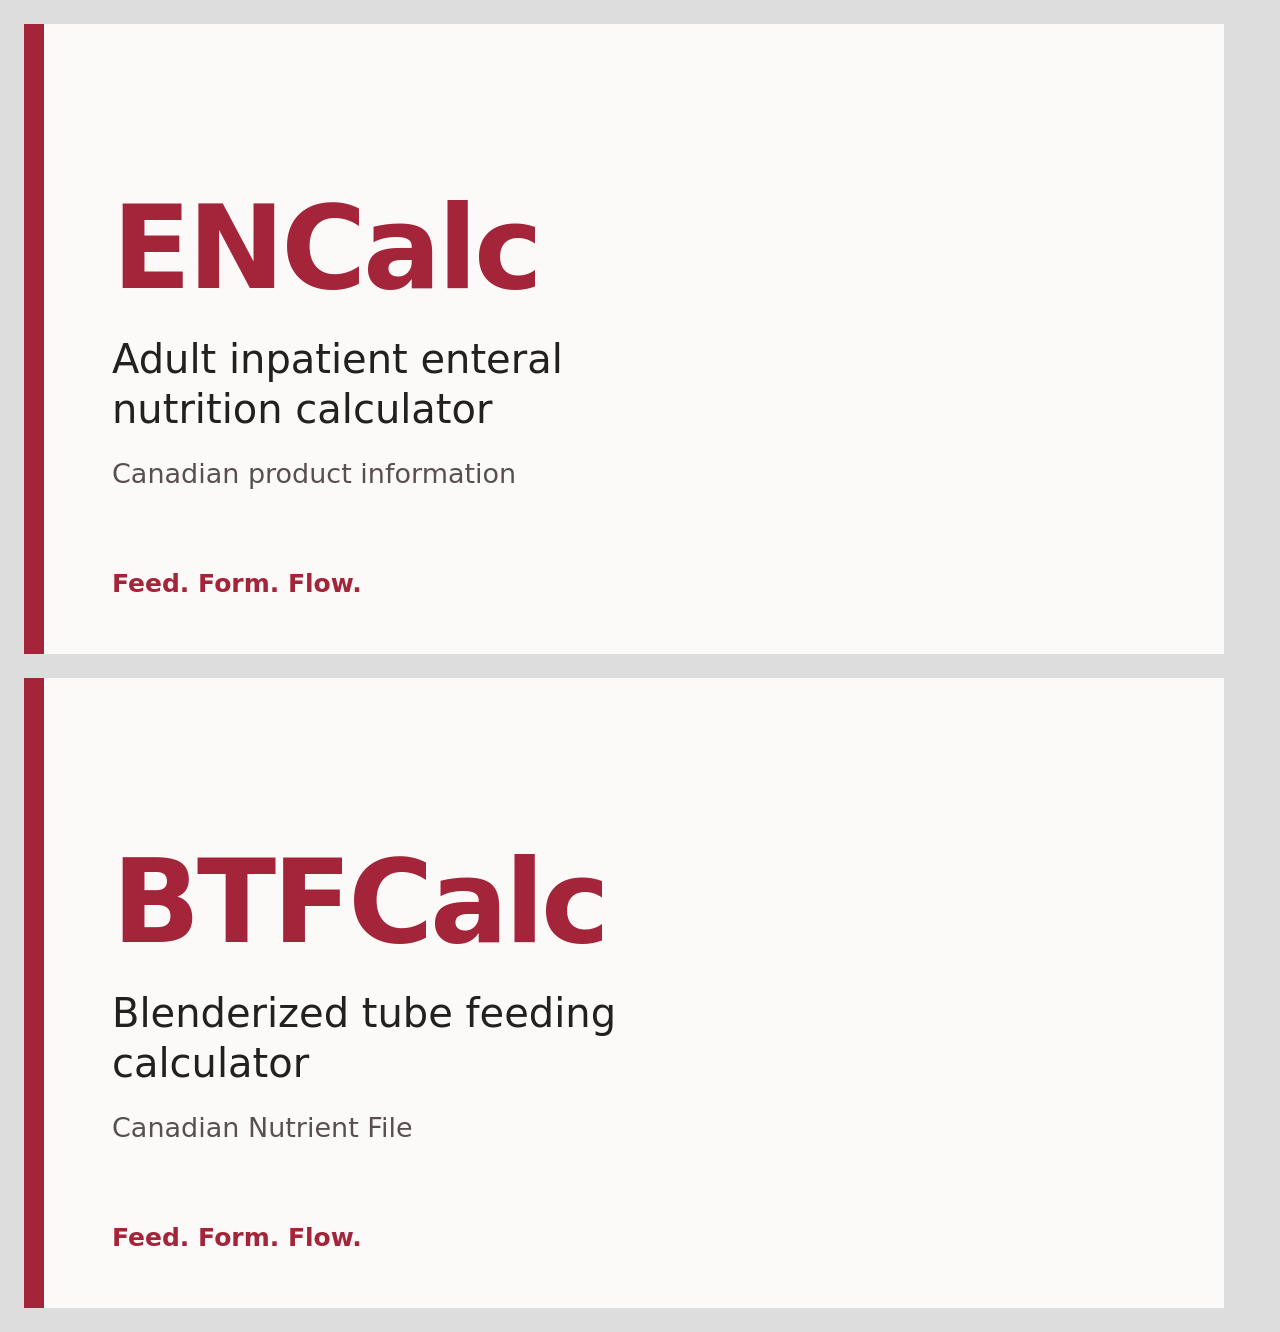
<file: docs/_card-source.html>
<!doctype html>
<!-- Source for the 1200x630 social cards. Each .card is screenshotted by a
     headless browser and saved as <tool>/card.png. Not published as a page.

     To regenerate after changing the wording:
       python3 -m http.server 8777        (from docs/)
       open /_card-source.html, screenshot #card-encalc and #card-btfcalc -->
<html lang="en">
<head>
<meta charset="utf-8">
<title>Social card sources</title>
<style>
  body {
    margin: 0;
    padding: 24px;
    background: #ddd;
    display: flex;
    flex-direction: column;
    gap: 24px;
    font-family: system-ui, -apple-system, BlinkMacSystemFont, "Segoe UI",
                 Helvetica, Arial, sans-serif;
  }
  .card {
    width: 1200px;
    height: 630px;
    background: #FCFAF9;
    color: #23201F;
    display: flex;
    flex-direction: column;
    justify-content: center;
    padding: 0 88px;
    box-sizing: border-box;
    position: relative;
    overflow: hidden;
  }
  .card .bar { position: absolute; left: 0; top: 0; bottom: 0; width: 20px; background: #A4243A; }
  .card h1 {
    font-size: 116px; font-weight: 700; letter-spacing: -0.03em;
    line-height: 1; margin: 0; color: #A4243A;
  }
  .card p.sub {
    font-size: 40px; font-weight: 500; line-height: 1.25;
    margin: 28px 0 0; max-width: 20ch;
  }
  .card p.meta { font-size: 27px; font-weight: 400; color: #57504F; margin: 24px 0 0; }
  .card .wordmark {
    position: absolute; left: 88px; bottom: 56px;
    font-size: 25px; font-weight: 600; color: #A4243A;
  }
</style>
</head>
<body>

<div class="card" id="card-encalc">
  <div class="bar"></div>
  <h1>ENCalc</h1>
  <p class="sub">Adult inpatient enteral nutrition calculator</p>
  <p class="meta">Canadian product information</p>
  <div class="wordmark">Feed. Form. Flow.</div>
</div>

<div class="card" id="card-btfcalc">
  <div class="bar"></div>
  <h1>BTFCalc</h1>
  <p class="sub">Blenderized tube feeding calculator</p>
  <p class="meta">Canadian Nutrient File</p>
  <div class="wordmark">Feed. Form. Flow.</div>
</div>

</body>
</html>
</file>
<file: docs/theme.css>
.fff-theme-menu {
  position: relative;
  display: inline-flex;
  align-items: center;
}

.fff-theme-trigger,
.fff-theme-control button {
  appearance: none;
  border: 0;
  color: var(--theme-text, inherit);
  font: inherit;
  cursor: pointer;
}

.fff-theme-trigger {
  display: inline-flex;
  align-items: center;
  justify-content: center;
  width: 44px;
  height: 44px;
  border-radius: 7px;
  background: transparent;
}

.fff-theme-trigger span {
  padding-bottom: 7px;
  font-size: 13px;
  font-weight: 700;
  letter-spacing: 0.08em;
  line-height: 1;
}

.fff-theme-trigger:hover,
.fff-theme-trigger[aria-expanded="true"] {
  background: var(--theme-hover, rgba(36, 91, 120, 0.08));
}

.fff-theme-control {
  position: absolute;
  top: calc(100% + 6px);
  right: 0;
  z-index: 30;
  display: grid;
  grid-template-columns: repeat(3, 58px);
  gap: 3px;
  padding: 5px;
  border: 1px solid var(--theme-border, #CBDDE5);
  border-radius: 9px;
  background: var(--theme-ground, #FAFAFA);
  box-shadow: 0 8px 24px rgba(20, 30, 36, 0.14);
  white-space: nowrap;
}

.fff-theme-control[hidden] { display: none; }

.fff-theme-control button {
  display: inline-flex;
  flex-direction: column;
  align-items: center;
  justify-content: center;
  gap: 4px;
  min-height: 52px;
  border-radius: 6px;
  padding: 5px 4px;
  background: transparent;
  font-size: 11px;
  font-weight: 650;
  line-height: 1;
}

.fff-theme-icon {
  font-size: 17px;
  font-weight: 500;
  line-height: 1;
}

.fff-theme-control button:hover,
.fff-theme-control button[aria-pressed="true"] {
  background: var(--theme-hover, rgba(36, 91, 120, 0.08));
}

.fff-theme-control button[aria-pressed="true"] {
  box-shadow: inset 0 0 0 1px var(--theme-border, #CBDDE5);
}

.fff-theme-trigger:focus-visible,
.fff-theme-control button:focus-visible {
  outline: 2px solid var(--theme-focus, #245B78);
  outline-offset: 2px;
}
</file>
<file: docs/home.css>
/* Editorial homepage only. Product explanation pages use site.css.
   Read SITE_GUIDE.md before changing the visual system or page structure. */
html { background: #FAFAFA; }
html[data-theme="dark"] { background: #0E1117; }
body { margin: 0; }
#fff-turned-surface {
  --fff-blue: #245B78; --fff-yellow: #D9A62E; --fff-pale-blue: #F3F8FA;
  --fff-pale-yellow: #FFF9E8; --fff-paper: #FAFAFA; --fff-ink: #292526;
  --fff-soft: #5E5558; --fff-claret: #A4243A; --fff-radius: 10px; --fff-inset: 56px;
  --fff-hero: #245B78; --fff-on-hero: #FAFAFA; --fff-button-ink: #292526;
  --theme-border: #CBDDE5; --theme-ground: #FAFAFA; --theme-text: #245B78;
  --theme-hover: #E7F1F5; --theme-active: #245B78; --theme-active-text: #FFFFFF;
  --theme-focus: #245B78;
  color-scheme: light; color: var(--fff-ink); background: var(--fff-paper);
  font-family: system-ui, -apple-system, BlinkMacSystemFont, "Segoe UI", Helvetica, Arial, sans-serif;
  font-size: 16px; font-weight: 430; line-height: 1.6; isolation: isolate;
  padding-top: 2px;
}
html[data-theme="dark"] #fff-turned-surface {
  --fff-blue: #76B8DA; --fff-yellow: #F0C75E; --fff-pale-blue: #152A35;
  --fff-pale-yellow: #332C17; --fff-paper: #0E1117; --fff-ink: #F5F5F5;
  --fff-soft: #C9BFC2; --fff-claret: #E0708A; --fff-hero: #17445D;
  --fff-on-hero: #FFFFFF; --fff-button-ink: #0E1117;
  --theme-border: #334956; --theme-ground: #0E1117; --theme-text: #76B8DA;
  --theme-hover: #203B49; --theme-active: #76B8DA; --theme-active-text: #0E1117;
  --theme-focus: #76B8DA;
  color-scheme: dark;
}
#fff-turned-surface *, #fff-turned-surface *::before, #fff-turned-surface *::after { box-sizing: border-box; }
#fff-turned-surface a { color: inherit; text-decoration-line: none; text-decoration-style: solid; text-decoration-skip-ink: none; text-decoration-thickness: 1px; text-underline-offset: 5px; }
#fff-turned-surface a:hover { text-decoration-line: underline; text-decoration-thickness: 2px; }
#fff-turned-surface h1, #fff-turned-surface h2, #fff-turned-surface h3, #fff-turned-surface p { margin: 0; }
#fff-turned-surface .fff-wrap { width: min(100% - 128px, 1184px); margin-inline: auto; }
#fff-turned-surface .fff-header { display: flex; align-items: center; justify-content: space-between; gap: 16px; padding-block: 21px; }
#fff-turned-surface .fff-owner { color: var(--fff-blue); font-size: 15px; font-weight: 600; text-decoration: none; }
#fff-turned-surface .fff-header-actions { display: flex; align-items: center; justify-content: flex-end; gap: 14px 24px; }
#fff-turned-surface .fff-header nav { display: flex; gap: 28px; color: var(--fff-blue); font-size: 14px; }
#fff-turned-surface .fff-header a { display: inline-flex; align-items: center; min-height: 44px; }
#fff-turned-surface .fff-header nav a { text-decoration: none; }
#fff-turned-surface .fff-header a:hover { text-decoration: underline; }
#fff-turned-surface .fff-opening { padding-top: 25px; padding-bottom: 57px; }
#fff-turned-surface .fff-title-surface { position: relative; isolation: isolate; padding: 43px calc(var(--fff-inset) - 16px) 50px var(--fff-inset); margin-right: 32px; }
#fff-turned-surface .fff-title-surface::before, #fff-turned-surface .fff-title-surface::after { content: ""; position: absolute; inset: 0; z-index: -1; border-radius: var(--fff-radius); }
#fff-turned-surface .fff-title-surface::before { bottom: -14px; background: var(--fff-yellow); transform: translate(32px, 18px) rotate(.4deg); transition: transform 450ms cubic-bezier(.2,.7,.2,1); }
#fff-turned-surface .fff-title-surface::after { background: var(--fff-hero); transform: rotate(-1deg); }
#fff-turned-surface .fff-title-surface:hover::before { transform: translate(35px, 20px) rotate(.8deg); }
#fff-turned-surface h1 { font-size: clamp(38px, 6.55vw, 78px); line-height: 1.08; letter-spacing: -.055em; font-weight: 650; color: var(--fff-on-hero); white-space: nowrap; }
#fff-turned-surface .fff-period { color: var(--fff-yellow); }
#fff-turned-surface .fff-tagline { margin-top: 24px; font-size: clamp(14px, 2.15vw, 19px); line-height: 1.5; font-weight: 650; letter-spacing: -.012em; color: var(--fff-on-hero); white-space: nowrap; }
#fff-turned-surface .fff-introduction { margin: 62px 0 0 calc(var(--fff-inset) - 24px); padding: 22px 24px; max-width: calc(65ch + 48px); background: var(--fff-pale-yellow); border-radius: var(--fff-radius); font-size: 18px; line-height: 1.65; }
#fff-turned-surface .fff-section { display: grid; grid-template-columns: 120px minmax(0,1fr); gap: 32px; align-items: start; padding-bottom: 72px; scroll-margin-top: 24px; }
#fff-turned-surface .fff-section-number { color: var(--fff-claret); font-size: 13px; font-weight: 650; margin-bottom: 8px; }
#fff-turned-surface h2 { color: var(--fff-blue); font-size: 23px; font-weight: 650; line-height: 1.25; letter-spacing: -.035em; }
#fff-turned-surface .fff-section-content { position: relative; min-width: 0; }
#fff-turned-surface .fff-section-content::before { content: ""; position: absolute; top: 0; bottom: 0; left: -18px; width: 3px; background: var(--fff-yellow); }
#fff-turned-surface .fff-tools .fff-section-content::before { content: none; }
    #fff-turned-surface .fff-writing .fff-section-content, #fff-turned-surface .fff-about-copy { padding-left: 8px; }
#fff-turned-surface .fff-writing-intro { max-width: 70ch; font-size: 17px; line-height: 1.7; }
#fff-turned-surface .fff-writing-intro a { color: var(--fff-blue); font-weight: 650; }
#fff-turned-surface .fff-text-link { display: inline-flex; align-items: center; min-height: 44px; font-size: 14px; font-weight: 600; color: var(--fff-blue); }
#fff-turned-surface .fff-all-writing { margin-top: 12px; }

#fff-turned-surface .fff-tools-note { margin: 15px 0 0; color: var(--fff-soft); font-size: 14px; }
#fff-turned-surface .fff-tool-pair { display: grid; grid-template-columns: minmax(0,1fr) minmax(0,1fr); gap: 24px; }
#fff-turned-surface .fff-tool { position: relative; padding: 29px 28px 24px; isolation: isolate; display: flex; flex-direction: column; }
#fff-turned-surface .fff-tool::before { content: ""; position: absolute; inset: 0; z-index: -1; background: var(--fff-pale-blue); border-top: 6px solid var(--fff-blue); border-radius: var(--fff-radius); }
#fff-turned-surface .fff-tool:nth-child(2)::before { background: var(--fff-pale-yellow); border-top-color: var(--fff-yellow); }
#fff-turned-surface .fff-tool .fff-kind { font-size: 13px; color: var(--fff-soft); line-height: 1.5; margin: 0 0 10px; }
#fff-turned-surface .fff-tool h3 { color: var(--fff-claret); font-size: 29px; line-height: 1.15; letter-spacing: -.04em; font-weight: 650; }
#fff-turned-surface .fff-tool p { margin-top: 15px; font-size: 15px; line-height: 1.65; }
#fff-turned-surface .fff-tool-actions { display: flex; flex-direction: column; align-items: flex-start; gap: 6px; margin-top: auto; padding-top: 24px; }
#fff-turned-surface .fff-open { display: inline-flex; align-items: center; background: var(--fff-yellow); color: var(--fff-button-ink); border-radius: 6px; min-height: 46px; padding: 9px 14px; font-size: 14px; font-weight: 600; text-decoration: none; }
#fff-turned-surface .fff-open:hover { text-decoration: none; background: color-mix(in srgb, var(--fff-yellow) 88%, var(--fff-ink)); }
#fff-turned-surface .fff-details { font-size: 14px; font-weight: 550; color: var(--fff-claret); display: inline-flex; align-items: center; min-height: 44px; }
#fff-turned-surface .fff-about-copy { position: relative; max-width: 66ch; }
#fff-turned-surface .fff-about-copy p { font-size: 17px; line-height: 1.75; }
#fff-turned-surface .fff-about-copy p + p { margin-top: 16px; }
#fff-turned-surface .fff-about .fff-text-link { margin-top: 14px; margin-right: 22px; }
#fff-turned-surface footer { border-top: 1px solid var(--fff-yellow); padding-block: 20px 24px; font-size: 13px; color: var(--fff-soft); display: flex; flex-wrap: wrap; justify-content: space-between; gap: 12px; }
@media (max-width: 900px) {
  #fff-turned-surface { --fff-inset: 36px; }
  #fff-turned-surface .fff-wrap { width: calc(100% - 80px); }
  #fff-turned-surface .fff-header { padding-block: 12px; }
  #fff-turned-surface .fff-title-surface { padding-top: 39px; padding-bottom: 42px; }
  #fff-turned-surface .fff-section { grid-template-columns: 90px minmax(0,1fr); gap: 24px; }
  #fff-turned-surface .fff-section-content::before { left: -14px; }
  #fff-turned-surface .fff-tool { padding: 26px 22px 22px; }
}
@media (max-width: 700px) {
  #fff-turned-surface .fff-tagline { white-space: normal; font-size: 16px; text-wrap: balance; }
  #fff-turned-surface .fff-section { grid-template-columns: 1fr; gap: 23px; }
  #fff-turned-surface .fff-section-heading { display: flex; align-items: baseline; gap: 12px; }
  #fff-turned-surface .fff-section-number { margin-bottom: 0; }
  #fff-turned-surface .fff-section-content { position: relative; margin-left: var(--fff-inset); }
  #fff-turned-surface .fff-section-content::before { left: -12px; }
}
@media (max-width: 600px) {
  #fff-turned-surface { --fff-inset: 18px; }
  #fff-turned-surface .fff-wrap { width: calc(100% - 40px); }
  #fff-turned-surface .fff-header { gap: 6px 16px; flex-wrap: wrap; }
  #fff-turned-surface .fff-header-actions { width: 100%; justify-content: space-between; flex-wrap: wrap; }
  #fff-turned-surface .fff-owner { font-size: 14px; }
  #fff-turned-surface .fff-header nav { gap: 17px; font-size: 13px; }
  #fff-turned-surface .fff-opening { padding-top: 18px; padding-bottom: 42px; }
  #fff-turned-surface .fff-title-surface { padding: 32px 22px 35px; margin-right: 18px; }
  #fff-turned-surface .fff-title-surface::before { transform: translate(18px,16px) rotate(.4deg); }
  #fff-turned-surface .fff-title-surface:hover::before { transform: translate(21px,18px) rotate(.8deg); }
  #fff-turned-surface h1 { font-size: clamp(28px,8.25vw,48px); }
  #fff-turned-surface .fff-tagline { margin-top: 20px; }
  #fff-turned-surface .fff-introduction { font-size: 16px; margin-top: 50px; margin-left: calc(var(--fff-inset) - 16px); padding: 18px 16px; }
  #fff-turned-surface .fff-section { padding-bottom: 43px; }
  #fff-turned-surface h2 { font-size: 23px; }
  #fff-turned-surface .fff-tool-pair { grid-template-columns: 1fr; gap: 29px; }
  #fff-turned-surface .fff-writing-intro { font-size: 16px; }
  #fff-turned-surface .fff-tool { padding: 26px 22px 22px; }
  #fff-turned-surface .fff-tool-actions { gap: 5px 16px; }
  #fff-turned-surface .fff-about-copy p { font-size: 16px; }
  #fff-turned-surface footer { font-size: 12px; gap: 5px; }
}
@media (prefers-reduced-motion: reduce) {
  #fff-turned-surface *, #fff-turned-surface *::before, #fff-turned-surface *::after { transition: none !important; }
}
  

#fff-turned-surface a:focus-visible { outline: 2px solid var(--fff-blue); outline-offset: 5px; }
#fff-turned-surface .fff-skip { position: absolute; left: 20px; top: -100px; z-index: 10; padding: 10px 16px; background: var(--fff-paper); color: var(--fff-blue); }
#fff-turned-surface .fff-skip:focus { top: 12px; }
@media (prefers-reduced-motion: reduce) {
  #fff-turned-surface .fff-title-surface:hover::before { transform: translate(32px, 18px) rotate(.4deg); }
}
@media (prefers-reduced-motion: reduce) and (max-width: 600px) {
  #fff-turned-surface .fff-title-surface:hover::before { transform: translate(18px, 16px) rotate(.4deg); }
}
</file>
<file: docs/site.css>
/* Shared by the ENCalc and BTFCalc product explanation pages. The editorial
   homepage uses home.css. Read SITE_GUIDE.md before changing this system. */

:root {
  --blue: #245B78;
  --blue-deep: #17445D;
  --hero-blue: #245B78;
  --blue-background: #F3F8FA;
  --yellow: #D9A62E;
  --yellow-background: #FFF9E8;
  --yellow-hover: #F0C75E;
  --claret: #A4243A;
  --ground: #FAFAFA;
  --ink: #292526;
  --ink-soft: #5E5558;
  --rule: #CBDDE5;
  --on-blue: #FFFFFF;
  --on-yellow: #292526;
  --cta-bg: var(--yellow);
  --cta-hover: var(--yellow-hover);
  --cta-text: var(--on-yellow);
  --radius: 10px;
  --frame: 1184px;
  --gutter: 64px;

  --theme-border: var(--rule);
  --theme-ground: var(--ground);
  --theme-text: var(--blue);
  --theme-hover: #E7F1F5;
  --theme-active: var(--blue);
  --theme-active-text: #FFFFFF;
  --theme-focus: var(--blue);

  color-scheme: light;
}

:root[data-theme="dark"] {
  --blue: #76B8DA;
  --blue-deep: #9ACCE5;
  --hero-blue: #17445D;
  --blue-background: #152A35;
  --yellow: #F0C75E;
  --yellow-background: #332C17;
  --yellow-hover: #F5D77E;
  --claret: #E0708A;
  --ground: #0E1117;
  --ink: #F5F5F5;
  --ink-soft: #C9BFC2;
  --rule: #334956;
  --on-blue: #FFFFFF;
  --on-yellow: #0E1117;
  --cta-bg: var(--yellow);
  --cta-hover: var(--yellow-hover);
  --cta-text: var(--on-yellow);

  --theme-hover: #203B49;
  --theme-active: #76B8DA;
  --theme-active-text: #0E1117;

  color-scheme: dark;
}

*, *::before, *::after { box-sizing: border-box; }

html {
  -webkit-text-size-adjust: 100%;
  background: var(--ground);
  font-family: system-ui, -apple-system, BlinkMacSystemFont, "Segoe UI",
               Helvetica, Arial, sans-serif;
}

body {
  margin: 0;
  background: var(--ground);
  color: var(--ink);
  font-family: inherit;
  font-size: 1.0625rem;
  font-weight: 400;
  line-height: 1.65;
  padding-top: env(safe-area-inset-top, 0px);
  padding-bottom: env(safe-area-inset-bottom, 0px);
}

img { max-width: 100%; height: auto; }

a {
  color: var(--blue);
  text-decoration-thickness: 1px;
  text-underline-offset: 0.2em;
}

a:hover {
  color: var(--blue-deep);
  text-decoration-thickness: 2px;
}

:focus-visible { outline: 3px solid var(--blue); outline-offset: 3px; }

.skip {
  position: absolute;
  left: -9999px;
  top: 0;
  z-index: 20;
  padding: 0.75rem 1.25rem;
  background: var(--hero-blue);
  color: var(--on-blue);
  font-weight: 650;
  text-decoration: none;
}

.skip:focus { left: 0.5rem; top: 0.5rem; }

.copy,
.wide,
.media .shot {
  width: min(calc(100% - (2 * var(--gutter))), var(--frame));
  margin-inline: auto;
}

/* ---------- masthead ---------- */

.masthead { border-bottom: 0; }

.masthead .wide {
  display: flex;
  align-items: center;
  justify-content: space-between;
  gap: 1rem 2rem;
  min-height: 76px;
}

.wordmark {
  display: inline-flex;
  align-items: center;
  min-height: 44px;
  color: var(--blue);
  font-size: 1rem;
  font-weight: 700;
  text-decoration: none;
  white-space: nowrap;
}

.product-header-actions {
  display: flex;
  align-items: center;
  justify-content: flex-end;
  gap: 0.75rem 1.5rem;
}

.masthead nav {
  display: flex;
  align-items: center;
  gap: 1.4rem;
  font-size: 0.875rem;
}

.masthead nav a {
  display: inline-flex;
  align-items: center;
  min-height: 44px;
  text-decoration: none;
}

.masthead nav a:hover { text-decoration: underline; }
.masthead nav a[aria-current="page"] {
  color: var(--blue);
  font-weight: 700;
}

/* ---------- product introduction ---------- */

.hero { padding: 2.25rem 0 4.25rem; }

.product-title-surface {
  width: min(74%, 54rem);
  padding: 2.15rem 2.5rem 2.35rem;
  border-bottom: 6px solid var(--yellow);
  background: var(--hero-blue);
  border-radius: var(--radius);
  color: var(--on-blue);
}

h1 {
  margin: 0;
  color: var(--on-blue);
  font-size: clamp(2.75rem, 5.2vw, 3.75rem);
  font-weight: 650;
  line-height: 1;
  letter-spacing: -0.045em;
}

.standfirst {
  max-width: 34ch;
  margin: 1rem 0 0;
  color: var(--on-blue);
  font-size: clamp(1.125rem, 2.25vw, 1.375rem);
  font-weight: 550;
  line-height: 1.4;
  letter-spacing: -0.01em;
}

.product-introduction {
  width: min(100%, 48rem);
  margin: 1.75rem 0 0;
  padding: 1.4rem 1.5rem;
  background: var(--yellow-background);
  border-radius: var(--radius);
}

.product-introduction .intro { max-width: 66ch; }

.actions {
  display: flex;
  flex-wrap: wrap;
  align-items: center;
  gap: 1rem 1.5rem;
  margin-top: 1.5rem;
}

.cta {
  display: inline-flex;
  align-items: center;
  min-height: 46px;
  padding: 0.7rem 1.2rem;
  border-radius: 6px;
  background: var(--cta-bg);
  color: var(--cta-text);
  font-size: 1rem;
  font-weight: 650;
  text-decoration: none;
}

.cta:hover {
  background: var(--cta-hover);
  color: var(--cta-text);
  text-decoration: none;
}

.note {
  margin: 0.9rem 0 0;
  color: var(--ink-soft);
  font-size: 0.9375rem;
  line-height: 1.55;
}

.byline {
  margin: 1.4rem 0 0;
  color: var(--ink-soft);
  font-size: 0.9375rem;
}

/* ---------- calculator image ---------- */

.media { padding-bottom: 4.5rem; }

.media figure {
  width: 100%;
  margin: 0;
}

.media img {
  display: block;
  width: 100%;
  border: 1px solid var(--rule);
  border-radius: var(--radius);
  background: #FAFAFA;
}

/* Each calculator screenshot has a light and a dark capture, so a dark page
   does not carry a bright white block. The site's theme control sets
   data-theme on <html>, so the swap follows the visitor's System, Light or
   Dark choice rather than only the device setting. */
.media img.shot-dark {
  display: none;
  background: #0E1117;
}

:root[data-theme="dark"] .media img.shot-light { display: none; }
:root[data-theme="dark"] .media img.shot-dark { display: block; }

figcaption {
  width: 100%;
  margin-top: 0.75rem;
  color: var(--ink-soft);
  font-size: 0.875rem;
  line-height: 1.55;
}

/* ---------- product sections ---------- */

section { scroll-margin-top: 1.5rem; }

section .copy {
  padding-block: 4.5rem;
}

section .copy > * {
  width: min(100%, 66ch);
}

.band {
  background: var(--blue-background);
  border-block: 1px solid var(--yellow);
}

.yellow-band { background: var(--yellow-background); }

h2 {
  margin: 0 0 1.1rem;
  color: var(--blue);
  font-size: clamp(1.35rem, 2.2vw, 1.55rem);
  font-weight: 700;
  line-height: 1.25;
  letter-spacing: -0.025em;
}

h3 {
  margin: 0 0 0.4rem;
  color: var(--ink);
  font-size: 1.125rem;
  font-weight: 700;
}

p { margin: 0 0 1.1rem; }
p:last-child { margin-bottom: 0; }

ul { margin: 0 0 1.1rem; padding-left: 1.25rem; }
li { margin-bottom: 0.55rem; }
li:last-child { margin-bottom: 0; }

strong { font-weight: 700; }

/* ---------- steps ---------- */

.steps {
  display: grid;
  grid-template-columns: repeat(2, minmax(0, 1fr));
  gap: 2rem 2.5rem;
  max-width: none;
  margin: 0.5rem 0 0;
  padding: 0;
  list-style: none;
}

.steps li {
  display: grid;
  grid-template-columns: 1.4rem minmax(0, 1fr);
  column-gap: 0.35rem;
  align-items: baseline;
  margin: 0;
}

.steps .num {
  grid-column: 1;
  grid-row: 1;
  color: var(--claret);
  font-size: 0.8125rem;
  font-weight: 700;
}

.steps h3 {
  grid-column: 2;
  grid-row: 1;
}

.steps p {
  grid-column: 2;
  grid-row: 2;
  margin: 0;
  color: var(--ink-soft);
}

/* ---------- expandable details ---------- */

details {
  margin-top: 2rem;
  border-top: 1px solid var(--yellow);
  border-bottom: 1px solid var(--yellow);
}

summary {
  display: flex;
  align-items: center;
  min-height: 48px;
  padding: 0.8rem 0;
  color: var(--blue);
  font-weight: 650;
  cursor: pointer;
}

summary:hover { color: var(--blue-deep); }
details[open] summary { border-bottom: 1px solid var(--yellow); }
.details-body { padding-block: 1.5rem; }
.details-body h3 { margin-top: 1.75rem; }
.details-body h3:first-child { margin-top: 0; }

/* ---------- caution ---------- */

.caution {
  margin-top: 1.5rem;
  padding: 0.75rem 0 0.75rem 1rem;
  border-left: 4px solid var(--claret);
}

.caution p { margin: 0; }

/* ---------- final action ---------- */

.final {
  border-block: 0;
  background: var(--hero-blue);
  color: var(--on-blue);
}

.final h2 { color: var(--on-blue); }
.final .note { color: var(--on-blue); }

.final .cta {
  background: var(--yellow);
  color: var(--on-yellow);
}

.final .cta:hover {
  background: var(--yellow-hover);
  color: var(--on-yellow);
}

.final :focus-visible { outline-color: var(--yellow); }

/* ---------- footer ---------- */

footer {
  border-top: 1px solid var(--yellow);
  color: var(--ink-soft);
  font-size: 0.875rem;
  line-height: 1.6;
}

footer .wide {
  padding-block: 2.25rem 3rem;
}

footer p { max-width: 66ch; margin: 0 0 0.85rem; }
footer p:last-child { margin-bottom: 0; }
footer .scope { color: var(--ink); }

/* ---------- responsive layout ---------- */

@media (max-width: 900px) {
  :root {
    --gutter: 40px;
  }

  .masthead .wide { flex-wrap: wrap; padding-block: 0.75rem; }
  .product-header-actions { flex-wrap: wrap; }
  .product-title-surface { width: min(86%, 54rem); }
}

@media (max-width: 700px) {
  section .copy { padding-block: 3.25rem; }
}

@media (max-width: 600px) {
  :root { --gutter: 20px; }

  body { font-size: 1rem; }
  .masthead .wide { align-items: flex-start; }
  .product-header-actions { width: 100%; justify-content: space-between; }
  .masthead nav { gap: 1rem; font-size: 0.8125rem; }

  .hero { padding: 1.25rem 0 3.25rem; }
  .product-title-surface { width: 100%; padding: 1.75rem 1.5rem 2rem; }
  .product-introduction { width: 100%; margin-top: 1.25rem; padding: 1.15rem; }
  .media { padding-bottom: 3.25rem; }
  .steps { grid-template-columns: 1fr; gap: 1.6rem; }
}
</file>
